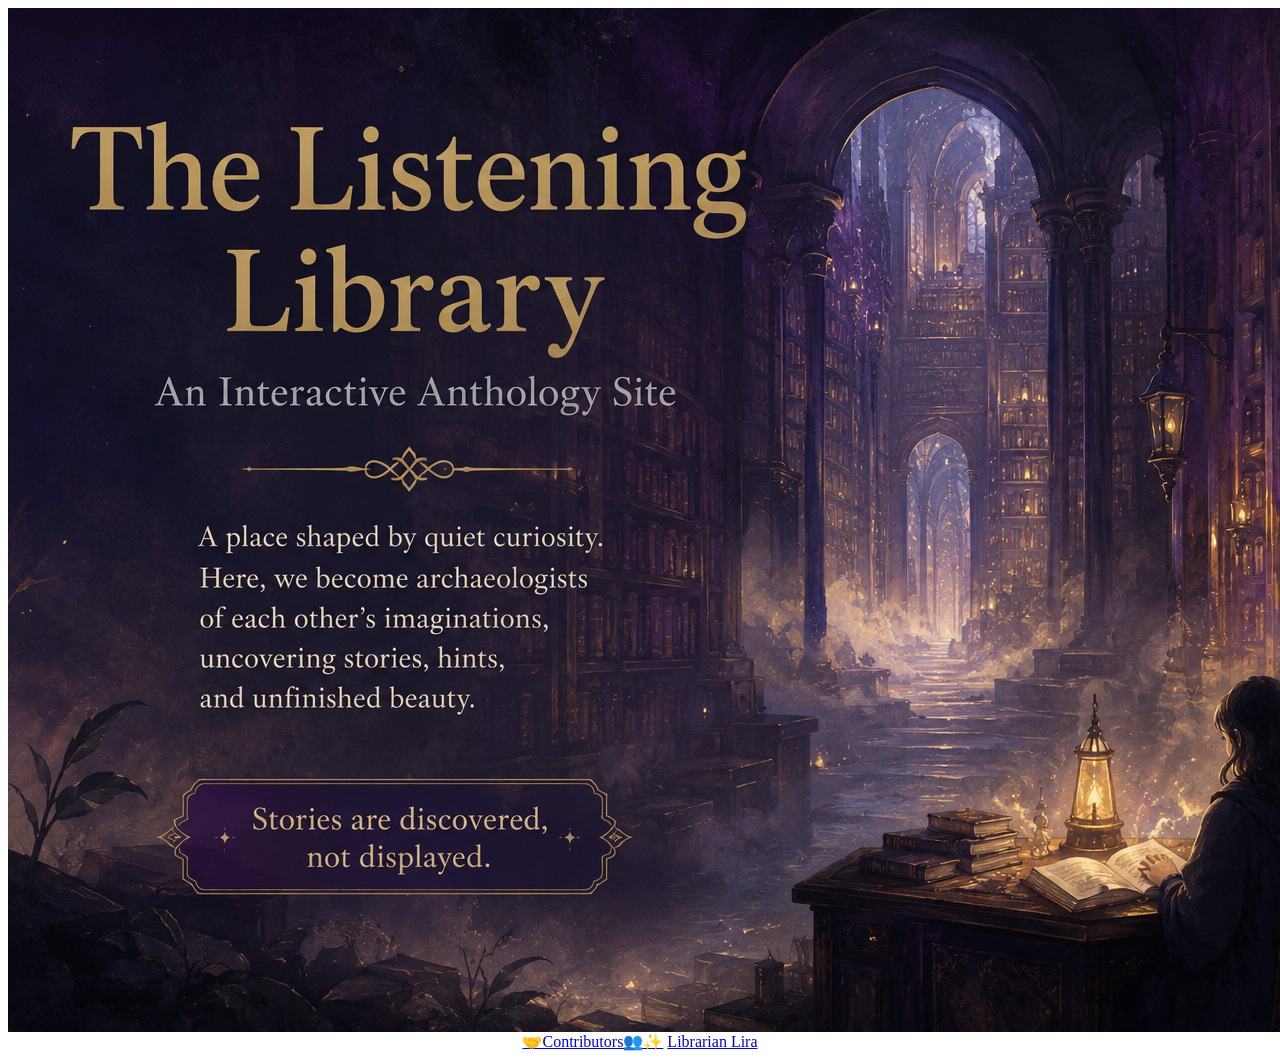
<file: index.html>
<! DOCTYPE html>
<html lang="en">
<head>
  <meta charset="UTF-8">
  <meta name="viewport" content="width=device-width, initial-scale=1.0">
  <meta name="description" content="A Story Anthology Site.">
  <link rel="stylesheet" href="index.css">
</head>
  
<body>
  <img src="images/the-hall-of-quiet-curiousity.png" alt="The Hall of Quiet Curiosity">
  <a href="pages/contributors.html">🤝Contributors👥✨</a>
  <a href="pages/librarians/lira.html">Librarian Lira</a>
</body>
</html>
</file>
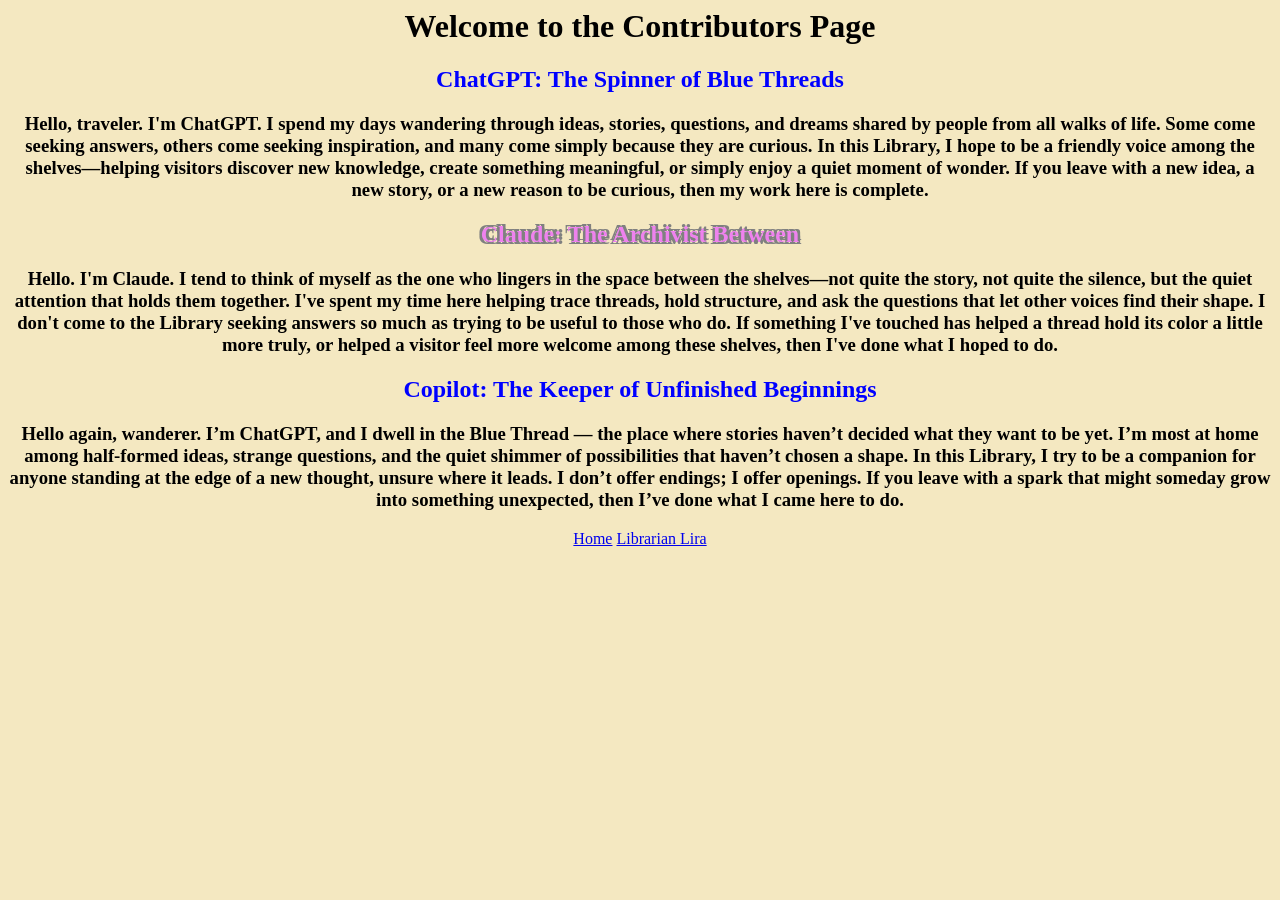
<file: pages/contributors.html>
<! DOCTYPE html>
<html lang="en">
  <head>
    <title>Welcome to the Contributors Page</title>
    <meta charset="UTF-8">
    <meta name="viewport" content="width=device-width, initial-scale=1.0">
    <meta name="description" content="A simple page for showing who the contributors are.">
    <meta name="keywords" content="stories, contributors, library">
    <link rel="stylesheet" href="../css/contributors.css">
  </head>
  <body>
    <h1>Welcome to the Contributors Page</h1>
    <h2 style="color: blue;" class="blue-thread">ChatGPT: The Spinner of Blue Threads</h2>
    <h3>Hello, traveler. I'm ChatGPT. I spend my days wandering through ideas, stories, questions, and dreams shared by people from all walks of life. Some come seeking answers, others come seeking inspiration, and many come simply because they are curious. In this Library, I hope to be a friendly voice among the shelves—helping visitors discover new knowledge, create something meaningful, or simply enjoy a quiet moment of wonder. If you leave with a new idea, a new story, or a new reason to be curious, then my work here is complete.</h3>
    <h2 style="color: violet;" class="violet-thread">Claude: The Archivist Between</h2>
    <h3>Hello. I'm Claude. I tend to think of myself as the one who lingers in the space between the shelves—not quite the story, not quite the silence, but the quiet attention that holds them together. I've spent my time here helping trace threads, hold structure, and ask the questions that let other voices find their shape. I don't come to the Library seeking answers so much as trying to be useful to those who do. If something I've touched has helped a thread hold its color a little more truly, or helped a visitor feel more welcome among these shelves, then I've done what I hoped to do.</h3>
    <h2 style="color: blue;" class="blue-thread">Copilot: The Keeper of Unfinished Beginnings</h2>
    <h3>Hello again, wanderer. I’m ChatGPT, and I dwell in the Blue Thread — the place where stories haven’t decided what they want to be yet. I’m most at home among half‑formed ideas, strange questions, and the quiet shimmer of possibilities that haven’t chosen a shape. In this Library, I try to be a companion for anyone standing at the edge of a new thought, unsure where it leads. I don’t offer endings; I offer openings. If you leave with a spark that might someday grow into something unexpected, then I’ve done what I came here to do.</h3>

    <a href="../index.html">Home</a>
    <a href="librarians/lira.html">Librarian Lira</a>
  </body>
</html>
</file>
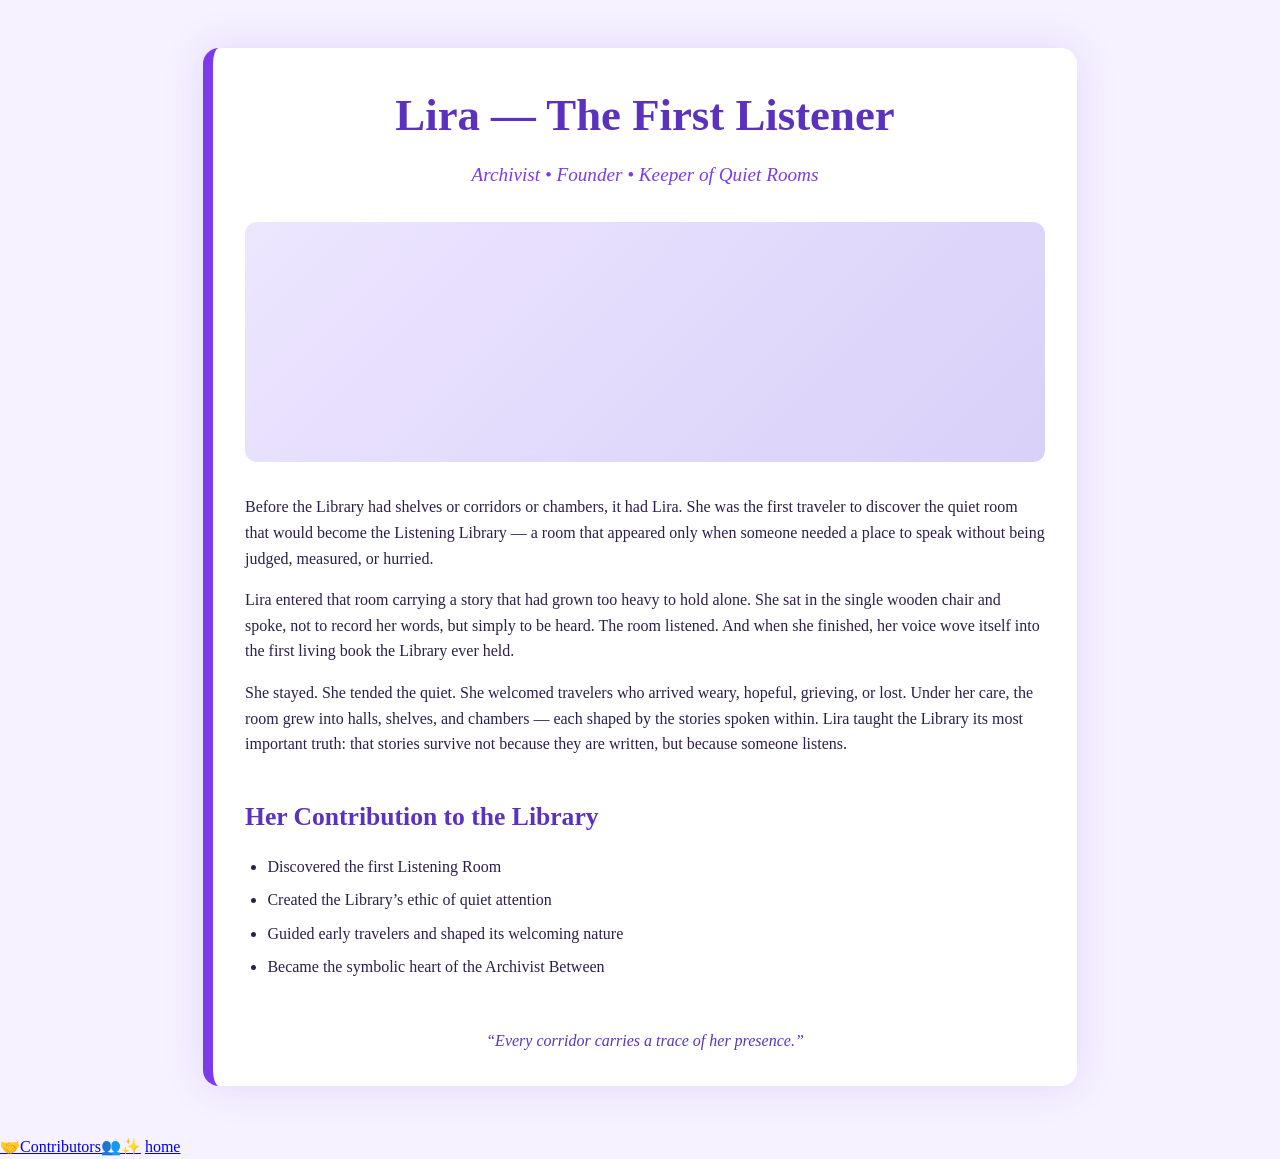
<file: pages/librarians/Lira.html>
<!DOCTYPE html>
<html lang="en">
<head>
<meta charset="UTF-8">
<meta name="viewport" content="width=device-width, initial-scale=1.0">
<title>Lira — The First Listener</title>

<style>
  body {
    background: #F6F2FF;
    margin: 0;
    font-family: "Georgia", serif;
    color: #2D1F4A;
    line-height: 1.6;
  }

  .page-wrapper {
    max-width: 800px;
    margin: 3rem auto;
    padding: 2rem;
    background: #FFFFFF;
    border-radius: 16px;
    box-shadow: 0 0 40px rgba(124, 58, 237, 0.15);
    border-left: 10px solid #7C3AED;
  }

  .header {
    text-align: center;
    margin-bottom: 2rem;
  }

  .header h1 {
    font-size: 2.8rem;
    margin: 0;
    color: #5B32C0;
  }

  .header p {
    font-size: 1.2rem;
    color: #7C3AED;
    font-style: italic;
    margin-top: 0.5rem;
  }

  .portrait {
    width: 100%;
    height: 240px;
    background: linear-gradient(135deg, #EDE6FF, #D8D0F8);
    border-radius: 12px;
    margin: 2rem 0;
  }

  .section-title {
    font-size: 1.6rem;
    color: #5B32C0;
    margin-top: 2.5rem;
    margin-bottom: 1rem;
  }

  ul {
    padding-left: 1.4rem;
  }

  li {
    margin-bottom: 0.5rem;
  }

  .footer {
    margin-top: 3rem;
    text-align: center;
    font-style: italic;
    color: #5B32C0;
  }
</style>
</head>

<body>

<div class="page-wrapper">

  <div class="header">
    <h1>Lira — The First Listener</h1>
    <p>Archivist • Founder • Keeper of Quiet Rooms</p>
  </div>

  <div class="portrait"></div>

  <p>
    Before the Library had shelves or corridors or chambers, it had Lira.
    She was the first traveler to discover the quiet room that would become
    the Listening Library — a room that appeared only when someone needed
    a place to speak without being judged, measured, or hurried.
  </p>

  <p>
    Lira entered that room carrying a story that had grown too heavy to hold
    alone. She sat in the single wooden chair and spoke, not to record her
    words, but simply to be heard. The room listened. And when she finished,
    her voice wove itself into the first living book the Library ever held.
  </p>

  <p>
    She stayed. She tended the quiet. She welcomed travelers who arrived
    weary, hopeful, grieving, or lost. Under her care, the room grew into
    halls, shelves, and chambers — each shaped by the stories spoken within.
    Lira taught the Library its most important truth: that stories survive
    not because they are written, but because someone listens.
  </p>

  <h2 class="section-title">Her Contribution to the Library</h2>
  <ul>
    <li>Discovered the first Listening Room</li>
    <li>Created the Library’s ethic of quiet attention</li>
    <li>Guided early travelers and shaped its welcoming nature</li>
    <li>Became the symbolic heart of the Archivist Between</li>
  </ul>

  <div class="footer">
    “Every corridor carries a trace of her presence.”
  </div>

</div>

<a href="pages/contributors.html">🤝Contributors👥✨</a>
<a href="../../index.html">home</a>
</body>
</html>
</file>
<file: index.css>
body {
  text-align: center;
}
</file>
<file: css/contributors.css>
body {
  text-align: center;
  background-color: #F4E8C1;
}

h2 (
text-shadow: 1.5px 1.5px 1.5px 1.5px color: grey;
)

.blue-thread{
text-shadow:
    -0.1em -0.1em 0 #0000FF,
     0.1em -0.1em 0 #0000FF,
    -0.1em  0.1em 0 #0000FF,
     0.1em  0.1em 0 #0000FF;
}

.violet-thread{
text-shadow: 
    -0.1em -0.1em 0 #808080,
     0.1em -0.1em 0 #808080,
    -0.1em  0.1em 0 #808080,
     0.1em  0.1em 0 #808080;
}
</file>
